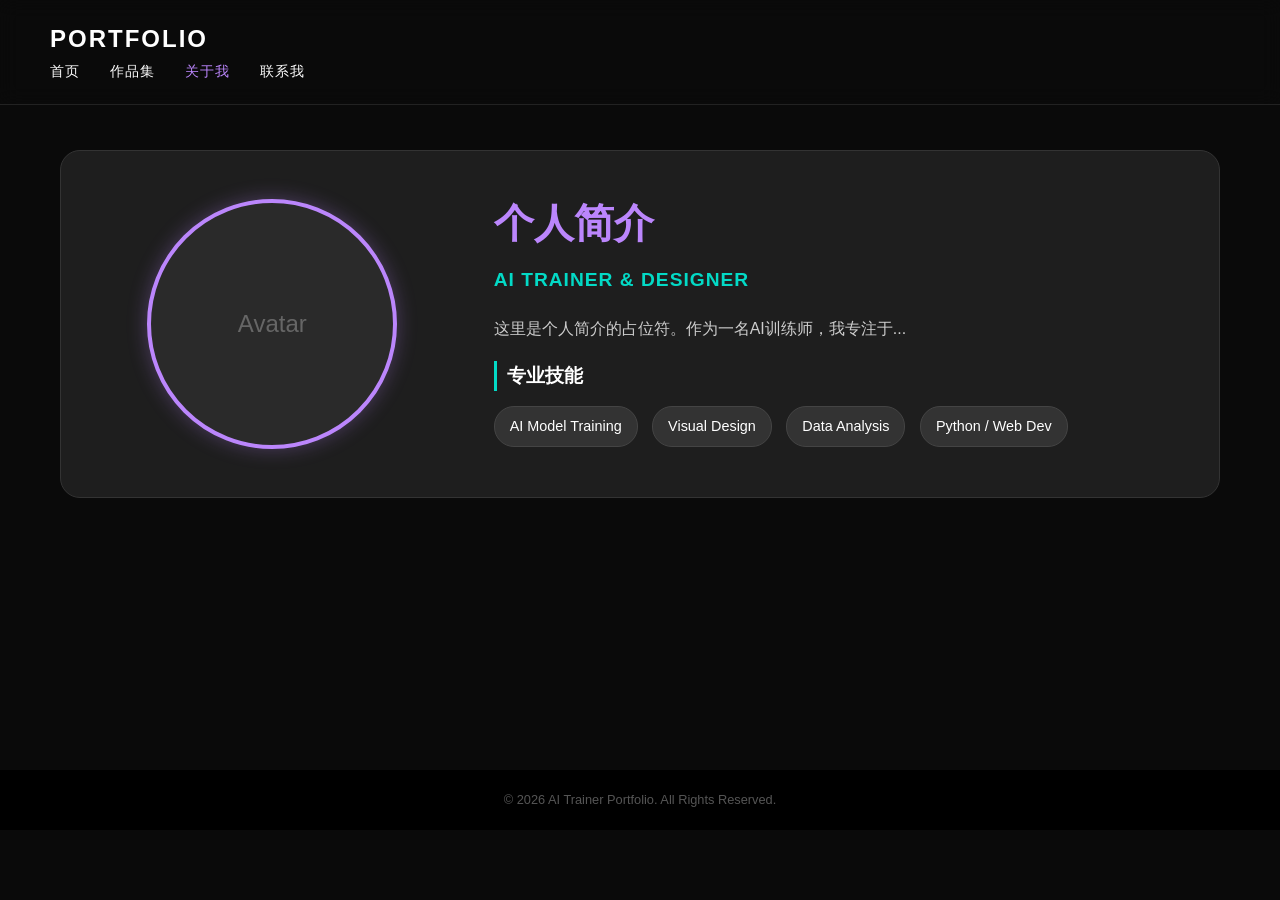
<file: about.html>
<!DOCTYPE html>
<html lang="zh-CN">
<head>
    <meta charset="UTF-8">
    <meta name="viewport" content="width=device-width, initial-scale=1.0">
    <title>关于我 - AI Trainer Portfolio</title>
    <link rel="stylesheet" href="css/styles.css">
</head>
<body>
    <header>
        <nav>
            <div class="logo">PORTFOLIO</div>
            <ul class="nav-links">
                <li><a href="index.html">首页</a></li>
                <li><a href="portfolio.html">作品集</a></li>
                <li><a href="about.html" class="active">关于我</a></li>
                <li><a href="contact.html">联系我</a></li>
            </ul>
            <div class="menu-toggle">
                <span></span>
                <span></span>
                <span></span>
            </div>
        </nav>
    </header>

    <main class="container">
        <section class="profile-section">
            <div class="profile-img">
                <div class="placeholder-avatar">Avatar</div>
            </div>
            <div class="profile-text">
                <h1>个人简介</h1>
                <h2>AI Trainer & Designer</h2>
                <p>这里是个人简介的占位符。作为一名AI训练师，我专注于...</p>
                
                <div class="skills">
                    <h3>专业技能</h3>
                    <ul>
                        <li>AI Model Training</li>
                        <li>Visual Design</li>
                        <li>Data Analysis</li>
                        <li>Python / Web Dev</li>
                    </ul>
                </div>
            </div>
        </section>
    </main>

    <footer>
        <p>&copy; 2026 AI Trainer Portfolio. All Rights Reserved.</p>
    </footer>
    <script src="js/script.js"></script>
</body>
</html>
</file>
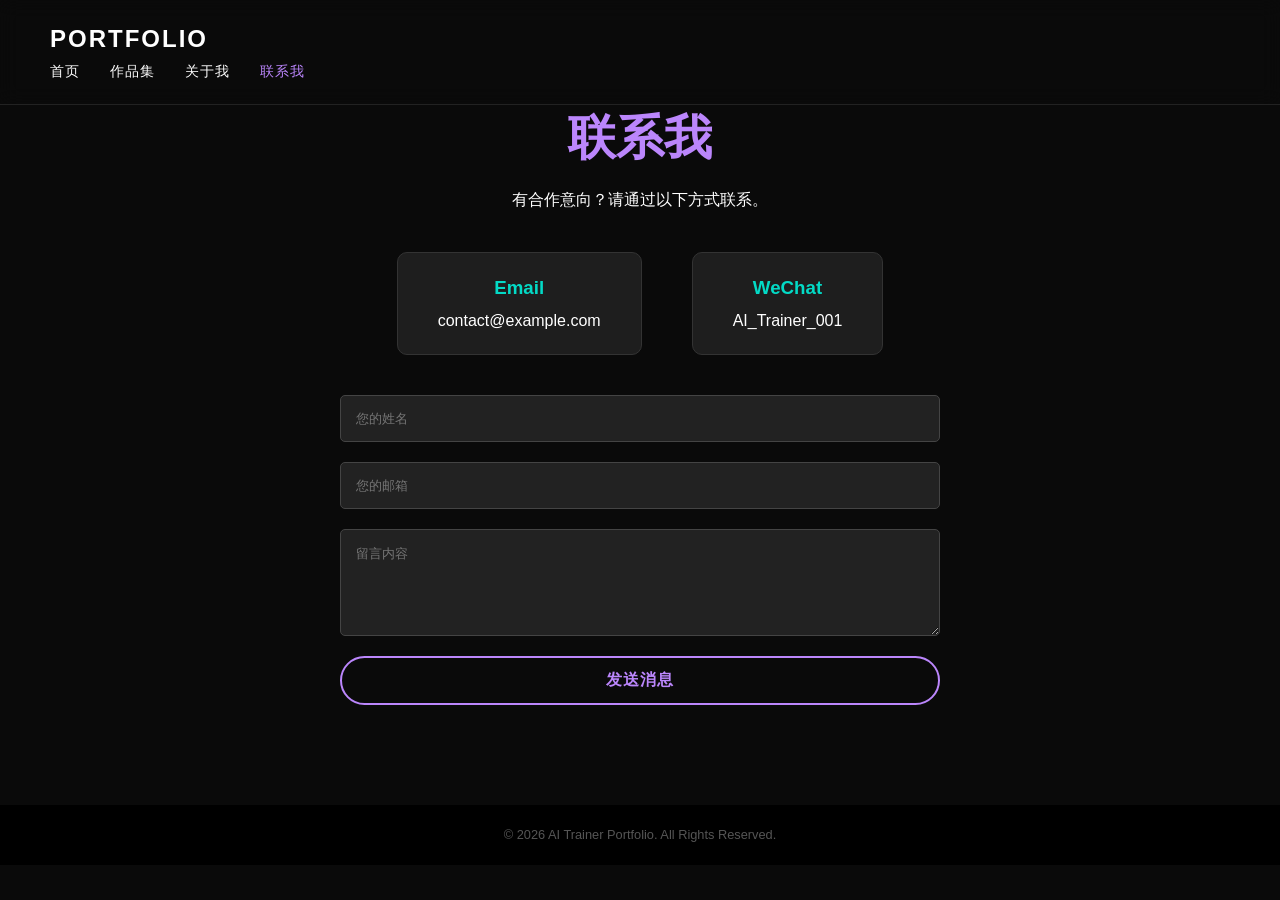
<file: contact.html>
<!DOCTYPE html>
<html lang="zh-CN">
<head>
    <meta charset="UTF-8">
    <meta name="viewport" content="width=device-width, initial-scale=1.0">
    <title>联系我 - AI Trainer Portfolio</title>
    <link rel="stylesheet" href="css/styles.css">
</head>
<body>
    <header>
        <nav>
            <div class="logo">PORTFOLIO</div>
            <ul class="nav-links">
                <li><a href="index.html">首页</a></li>
                <li><a href="portfolio.html">作品集</a></li>
                <li><a href="about.html">关于我</a></li>
                <li><a href="contact.html" class="active">联系我</a></li>
            </ul>
            <div class="menu-toggle">
                <span></span>
                <span></span>
                <span></span>
            </div>
        </nav>
    </header>

    <main class="container">
        <section class="contact-section">
            <h1>联系我</h1>
            <p>有合作意向？请通过以下方式联系。</p>
            
            <div class="contact-info">
                <div class="info-item">
                    <h3>Email</h3>
                    <p>contact@example.com</p>
                </div>
                <div class="info-item">
                    <h3>WeChat</h3>
                    <p>AI_Trainer_001</p>
                </div>
            </div>

            <form class="contact-form">
                <input type="text" placeholder="您的姓名" required>
                <input type="email" placeholder="您的邮箱" required>
                <textarea placeholder="留言内容" rows="5" required></textarea>
                <button type="submit" class="btn">发送消息</button>
            </form>
        </section>
    </main>

    <footer>
        <p>&copy; 2026 AI Trainer Portfolio. All Rights Reserved.</p>
    </footer>
    <script src="js/script.js"></script>
</body>
</html>
</file>
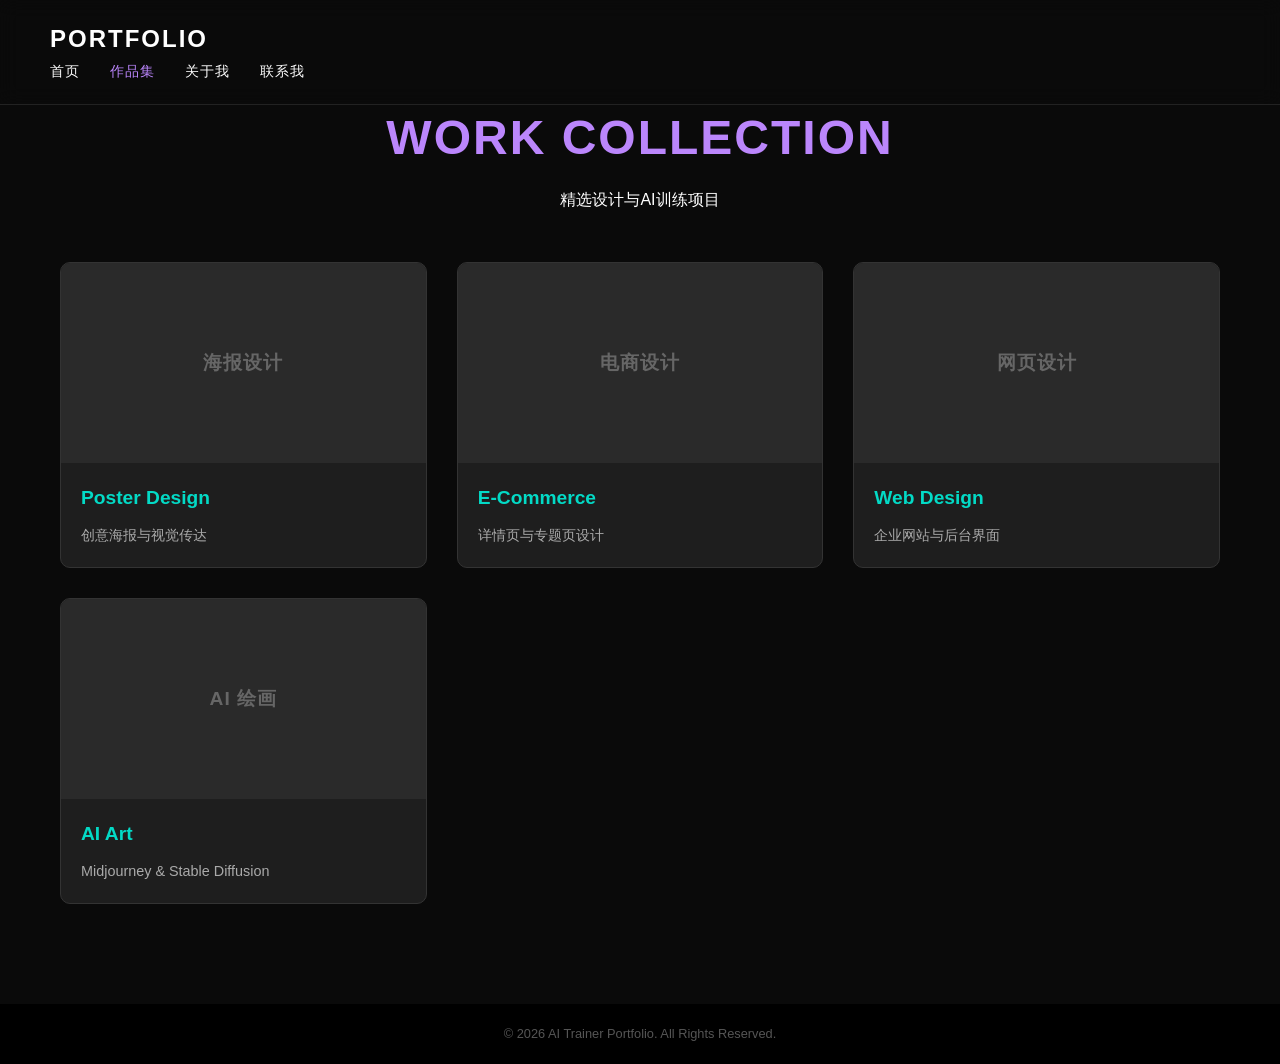
<file: portfolio.html>
<!DOCTYPE html>
<html lang="zh-CN">
<head>
    <meta charset="UTF-8">
    <meta name="viewport" content="width=device-width, initial-scale=1.0">
    <title>作品集 - AI Trainer Portfolio</title>
    <link rel="stylesheet" href="css/styles.css">
</head>
<body>
    <header>
        <nav>
            <div class="logo">PORTFOLIO</div>
            <ul class="nav-links">
                <li><a href="index.html">首页</a></li>
                <li><a href="portfolio.html" class="active">作品集</a></li>
                <li><a href="about.html">关于我</a></li>
                <li><a href="contact.html">联系我</a></li>
            </ul>
            <div class="menu-toggle">
                <span></span>
                <span></span>
                <span></span>
            </div>
        </nav>
    </header>

    <main class="container">
        <section class="page-header">
            <h1>WORK COLLECTION</h1>
            <p>精选设计与AI训练项目</p>
        </section>

        <section class="portfolio-grid">
            <!-- Project 1 -->
            <div class="project-card">
                <div class="project-image">
                    <div class="placeholder-img">海报设计</div>
                </div>
                <div class="project-info">
                    <h3>Poster Design</h3>
                    <p>创意海报与视觉传达</p>
                </div>
            </div>
            <!-- Project 2 -->
            <div class="project-card">
                <div class="project-image">
                    <div class="placeholder-img">电商设计</div>
                </div>
                <div class="project-info">
                    <h3>E-Commerce</h3>
                    <p>详情页与专题页设计</p>
                </div>
            </div>
            <!-- Project 3 -->
            <div class="project-card">
                <div class="project-image">
                    <div class="placeholder-img">网页设计</div>
                </div>
                <div class="project-info">
                    <h3>Web Design</h3>
                    <p>企业网站与后台界面</p>
                </div>
            </div>
             <!-- Project 4 -->
             <div class="project-card">
                <div class="project-image">
                    <div class="placeholder-img">AI 绘画</div>
                </div>
                <div class="project-info">
                    <h3>AI Art</h3>
                    <p>Midjourney & Stable Diffusion</p>
                </div>
            </div>
        </section>
    </main>

    <footer>
        <p>&copy; 2026 AI Trainer Portfolio. All Rights Reserved.</p>
    </footer>
    <script src="js/script.js"></script>
</body>
</html>
</file>
<file: css/styles.css>
:root {
    --bg-color: #0a0a0a;
    --text-color: #ffffff;
    --accent-color: #bb86fc; /* Purple/Neon */
    --secondary-color: #03dac6; /* Teal/Neon */
    --card-bg: #1e1e1e;
    --font-primary: 'Arial', sans-serif;
}

* {
    margin: 0;
    padding: 0;
    box-sizing: border-box;
}

body {
    background-color: var(--bg-color);
    color: var(--text-color);
    font-family: var(--font-primary);
    line-height: 1.6;
}

header {
    padding: 20px 50px;
    display: flex;
    justify-content: space-between;
    align-items: center;
    position: fixed;
    width: 100%;
    top: 0;
    z-index: 1000;
    background: rgba(10, 10, 10, 0.9);
    backdrop-filter: blur(10px);
    border-bottom: 1px solid rgba(255, 255, 255, 0.1);
}

.logo {
    font-size: 1.5rem;
    font-weight: bold;
    letter-spacing: 2px;
    color: var(--text-color);
}

.nav-links {
    display: flex;
    list-style: none;
    gap: 30px;
}

.nav-links a {
    color: var(--text-color);
    text-decoration: none;
    font-size: 1rem;
    transition: color 0.3s;
    text-transform: uppercase;
    font-size: 0.9rem;
    letter-spacing: 1px;
}

.nav-links a:hover, .nav-links a.active {
    color: var(--accent-color);
}

/* Mobile Menu Toggle */
.menu-toggle {
    display: none;
    flex-direction: column;
    cursor: pointer;
}

.menu-toggle span {
    height: 3px;
    width: 25px;
    background: var(--text-color);
    margin-bottom: 4px;
    border-radius: 2px;
}

/* Hero Section */
.hero {
    height: 100vh;
    display: flex;
    align-items: center;
    justify-content: center;
    text-align: center;
    position: relative;
    overflow: hidden;
    padding-top: 80px; /* Offset for fixed header */
}

.hero-content {
    z-index: 2;
    padding: 0 20px;
}

.hero-content h1 {
    font-size: 4rem;
    margin-bottom: 10px;
    letter-spacing: 5px;
    text-transform: uppercase;
    background: linear-gradient(45deg, var(--accent-color), var(--secondary-color));
    -webkit-background-clip: text;
    -webkit-text-fill-color: transparent;
    animation: glow 2s ease-in-out infinite alternate;
}

.hero-content h2 {
    font-size: 1.5rem;
    font-weight: normal;
    margin-bottom: 20px;
    color: #ccc;
    letter-spacing: 2px;
}

.hero-content p {
    font-size: 1.1rem;
    margin-bottom: 40px;
    color: #aaa;
    max-width: 600px;
    margin-left: auto;
    margin-right: auto;
}

.btn {
    display: inline-block;
    padding: 12px 35px;
    border: 2px solid var(--accent-color);
    color: var(--accent-color);
    text-decoration: none;
    border-radius: 30px;
    transition: all 0.3s;
    font-weight: bold;
    letter-spacing: 1px;
    text-transform: uppercase;
}

.btn:hover {
    background: var(--accent-color);
    color: #000;
    box-shadow: 0 0 20px rgba(187, 134, 252, 0.5);
}

.circle-blur {
    position: absolute;
    top: 50%;
    left: 50%;
    width: 600px;
    height: 600px;
    background: radial-gradient(circle, rgba(187,134,252,0.15) 0%, rgba(10,10,10,0) 70%);
    transform: translate(-50%, -50%);
    z-index: 1;
    pointer-events: none;
}

/* Footer */
footer {
    text-align: center;
    padding: 20px;
    background: #000;
    color: #555;
    font-size: 0.8rem;
    margin-top: 50px;
}

/* Shared Layout Styles */
.container {
    max-width: 1200px;
    margin: 0 auto;
    padding: 100px 20px 50px;
    min-height: 80vh;
}

.page-header {
    text-align: center;
    margin-bottom: 50px;
}

.page-header h1 {
    font-size: 3rem;
    color: var(--accent-color);
    margin-bottom: 10px;
    text-transform: uppercase;
    letter-spacing: 2px;
}

/* Portfolio Grid */
.portfolio-grid {
    display: grid;
    grid-template-columns: repeat(auto-fit, minmax(300px, 1fr));
    gap: 30px;
}

.project-card {
    background: var(--card-bg);
    border-radius: 10px;
    overflow: hidden;
    transition: transform 0.3s, box-shadow 0.3s;
    border: 1px solid #333;
}

.project-card:hover {
    transform: translateY(-10px);
    box-shadow: 0 10px 30px rgba(187, 134, 252, 0.2);
    border-color: var(--accent-color);
}

.project-image {
    height: 200px;
    background: #2a2a2a;
    display: flex;
    align-items: center;
    justify-content: center;
}

.placeholder-img {
    color: #666;
    font-size: 1.2rem;
    font-weight: bold;
    text-transform: uppercase;
    letter-spacing: 1px;
}

.project-info {
    padding: 20px;
}

.project-info h3 {
    color: var(--secondary-color);
    margin-bottom: 10px;
    font-size: 1.2rem;
}

.project-info p {
    color: #aaa;
    font-size: 0.9rem;
}

/* About Page */
.profile-section {
    display: flex;
    align-items: center;
    gap: 50px;
    margin-top: 50px;
    background: var(--card-bg);
    padding: 40px;
    border-radius: 20px;
    border: 1px solid #333;
}

.profile-img {
    flex: 1;
    display: flex;
    justify-content: center;
}

.placeholder-avatar {
    width: 250px;
    height: 250px;
    border-radius: 50%;
    background: #2a2a2a;
    display: flex;
    align-items: center;
    justify-content: center;
    color: #666;
    font-size: 1.5rem;
    border: 4px solid var(--accent-color);
    box-shadow: 0 0 20px rgba(187, 134, 252, 0.3);
}

.profile-text {
    flex: 2;
}

.profile-text h1 {
    font-size: 2.5rem;
    margin-bottom: 10px;
    color: var(--accent-color);
}

.profile-text h2 {
    color: var(--secondary-color);
    margin-bottom: 20px;
    font-size: 1.2rem;
    text-transform: uppercase;
    letter-spacing: 1px;
}

.profile-text p {
    color: #ccc;
    margin-bottom: 20px;
}

.skills h3 {
    color: #fff;
    margin-bottom: 15px;
    border-left: 3px solid var(--secondary-color);
    padding-left: 10px;
}

.skills ul {
    list-style: none;
    margin-top: 10px;
}

.skills li {
    display: inline-block;
    background: #333;
    padding: 8px 15px;
    margin-right: 10px;
    margin-bottom: 10px;
    border-radius: 20px;
    font-size: 0.9rem;
    color: #fff;
    border: 1px solid #444;
}

/* Contact Page */
.contact-section {
    max-width: 800px;
    margin: 0 auto;
    text-align: center;
}

.contact-section h1 {
    color: var(--accent-color);
    font-size: 3rem;
    margin-bottom: 10px;
}

.contact-info {
    display: flex;
    justify-content: center;
    gap: 50px;
    margin: 40px 0;
}

.info-item {
    background: var(--card-bg);
    padding: 20px 40px;
    border-radius: 10px;
    border: 1px solid #333;
}

.info-item h3 {
    color: var(--secondary-color);
    margin-bottom: 5px;
}

.contact-form {
    display: flex;
    flex-direction: column;
    gap: 20px;
    max-width: 600px;
    margin: 0 auto;
    text-align: left;
}

.contact-form input, .contact-form textarea {
    padding: 15px;
    background: #222;
    border: 1px solid #444;
    color: #fff;
    border-radius: 5px;
    font-family: inherit;
    transition: border-color 0.3s;
}

.contact-form input:focus, .contact-form textarea:focus {
    outline: none;
    border-color: var(--accent-color);
}

.contact-form button {
    background: transparent;
    cursor: pointer;
    font-size: 1rem;
}

/* Floating WeChat Bar */
.floating-bar {
    position: fixed;
    right: 20px;
    top: 50%;
    transform: translateY(-50%);
    background: rgba(30, 30, 30, 0.95);
    padding: 20px;
    border-radius: 10px;
    border: 1px solid var(--accent-color);
    text-align: center;
    z-index: 1001;
    box-shadow: 0 0 15px rgba(187, 134, 252, 0.3);
    width: 200px;
}

.floating-bar img {
    width: 150px;
    height: 150px;
    margin-bottom: 10px;
    border: 2px solid #fff;
}

.floating-bar p {
    color: var(--secondary-color);
    font-size: 0.9rem;
    margin-bottom: 10px;
    font-weight: bold;
}

.floating-bar .close-btn {
    position: absolute;
    top: 5px;
    right: 10px;
    cursor: pointer;
    font-size: 1.2rem;
    color: #aaa;
}

.floating-bar .close-btn:hover {
    color: #fff;
}

/* News Section */
.news-grid {
    display: grid;
    grid-template-columns: repeat(auto-fit, minmax(300px, 1fr));
    gap: 20px;
    margin-bottom: 40px;
}

.news-card {
    background: var(--card-bg);
    padding: 20px;
    border-radius: 10px;
    border: 1px solid #333;
    transition: transform 0.3s;
}

.news-card:hover {
    transform: translateY(-5px);
    border-color: var(--secondary-color);
}

.news-source {
    font-size: 0.8rem;
    color: var(--accent-color);
    margin-bottom: 5px;
    text-transform: uppercase;
}

.news-date {
    font-size: 0.8rem;
    color: #666;
    float: right;
}

.news-card h3 {
    margin: 10px 0;
    font-size: 1.1rem;
    color: #fff;
}

.news-summary {
    font-size: 0.9rem;
    color: #aaa;
    margin-bottom: 15px;
}

.read-more {
    color: var(--secondary-color);
    text-decoration: none;
    font-size: 0.9rem;
    font-weight: bold;
}

/* Tools Section */
.tools-list {
    display: flex;
    flex-direction: column;
    gap: 20px;
}

.tool-item {
    background: var(--card-bg);
    padding: 20px;
    border-radius: 10px;
    display: flex;
    align-items: center;
    justify-content: space-between;
    border: 1px solid #333;
}

.tool-info h3 {
    color: var(--accent-color);
    margin-bottom: 5px;
}

.tool-info p {
    color: #ccc;
    font-size: 0.9rem;
}

.tool-actions .btn-small {
    padding: 8px 15px;
    font-size: 0.8rem;
    border: 1px solid var(--secondary-color);
    color: var(--secondary-color);
    border-radius: 20px;
    text-decoration: none;
    margin-left: 10px;
    transition: all 0.3s;
}

.tool-actions .btn-small:hover {
    background: var(--secondary-color);
    color: #000;
}

/* Career Page */
.job-intent-bar {
    background: linear-gradient(90deg, rgba(187,134,252,0.1) 0%, rgba(3,218,198,0.1) 100%);
    padding: 20px;
    border-radius: 10px;
    margin-bottom: 40px;
    border-left: 5px solid var(--accent-color);
    display: flex;
    justify-content: space-between;
    align-items: center;
}

.job-intent-bar h2 {
    font-size: 1.2rem;
    color: #fff;
    margin: 0;
}

.job-intent-bar .position {
    color: var(--secondary-color);
    font-weight: bold;
    font-size: 1.3rem;
}

/* Delete Button Style */
.delete-btn {
    position: absolute;
    top: 10px;
    right: 10px;
    background: transparent;
    border: none;
    color: #ff4444;
    font-size: 1.2rem;
    font-weight: bold;
    cursor: pointer;
    opacity: 0;
    transition: opacity 0.3s;
}

.news-card:hover .delete-btn, .tool-item:hover .delete-btn {
    opacity: 1;
}

/* Editable Styles */
[contenteditable="true"]:hover {
    background: rgba(255, 255, 255, 0.1);
    outline: 1px dashed var(--secondary-color);
    cursor: text;
    border-radius: 4px;
}

[contenteditable="true"]:focus {
    background: rgba(0, 0, 0, 0.5);
    outline: 1px solid var(--accent-color);
}

/* Add Card Style */
.add-card {
    border: 2px dashed #444;
    background: transparent;
    cursor: pointer;
    display: flex;
    align-items: center;
    justify-content: center;
    transition: all 0.3s;
}

.add-card:hover {
    border-color: var(--accent-color);
    background: rgba(187, 134, 252, 0.05);
}

/* Responsive updates for floating bar */
@media (max-width: 768px) {
    .floating-bar {
        display: none; /* Hide on mobile to avoid obstruction */
    }
    
    .job-intent-bar {
        flex-direction: column;
        text-align: center;
        gap: 10px;
    }

    /* Original Responsive Styles */
    .menu-toggle {
        display: flex;
    }

    .nav-links {
        display: none;
        flex-direction: column;
        position: absolute;
        top: 70px;
        right: 0;
        background: rgba(10, 10, 10, 0.95);
        width: 100%;
        text-align: center;
        padding: 20px 0;
    }

    .nav-links.active {
        display: flex;
    }

    .hero-content h1 {
        font-size: 2.5rem;
    }

    .profile-section {
        flex-direction: column;
        text-align: center;
        padding: 20px;
    }

    .profile-img {
        margin-bottom: 30px;
    }

    .contact-info {
        flex-direction: column;
        gap: 20px;
    }
}


@keyframes glow {
    from {
        text-shadow: 0 0 10px rgba(187, 134, 252, 0.2);
    }
    to {
        text-shadow: 0 0 20px rgba(187, 134, 252, 0.6);
    }
}
</file>
